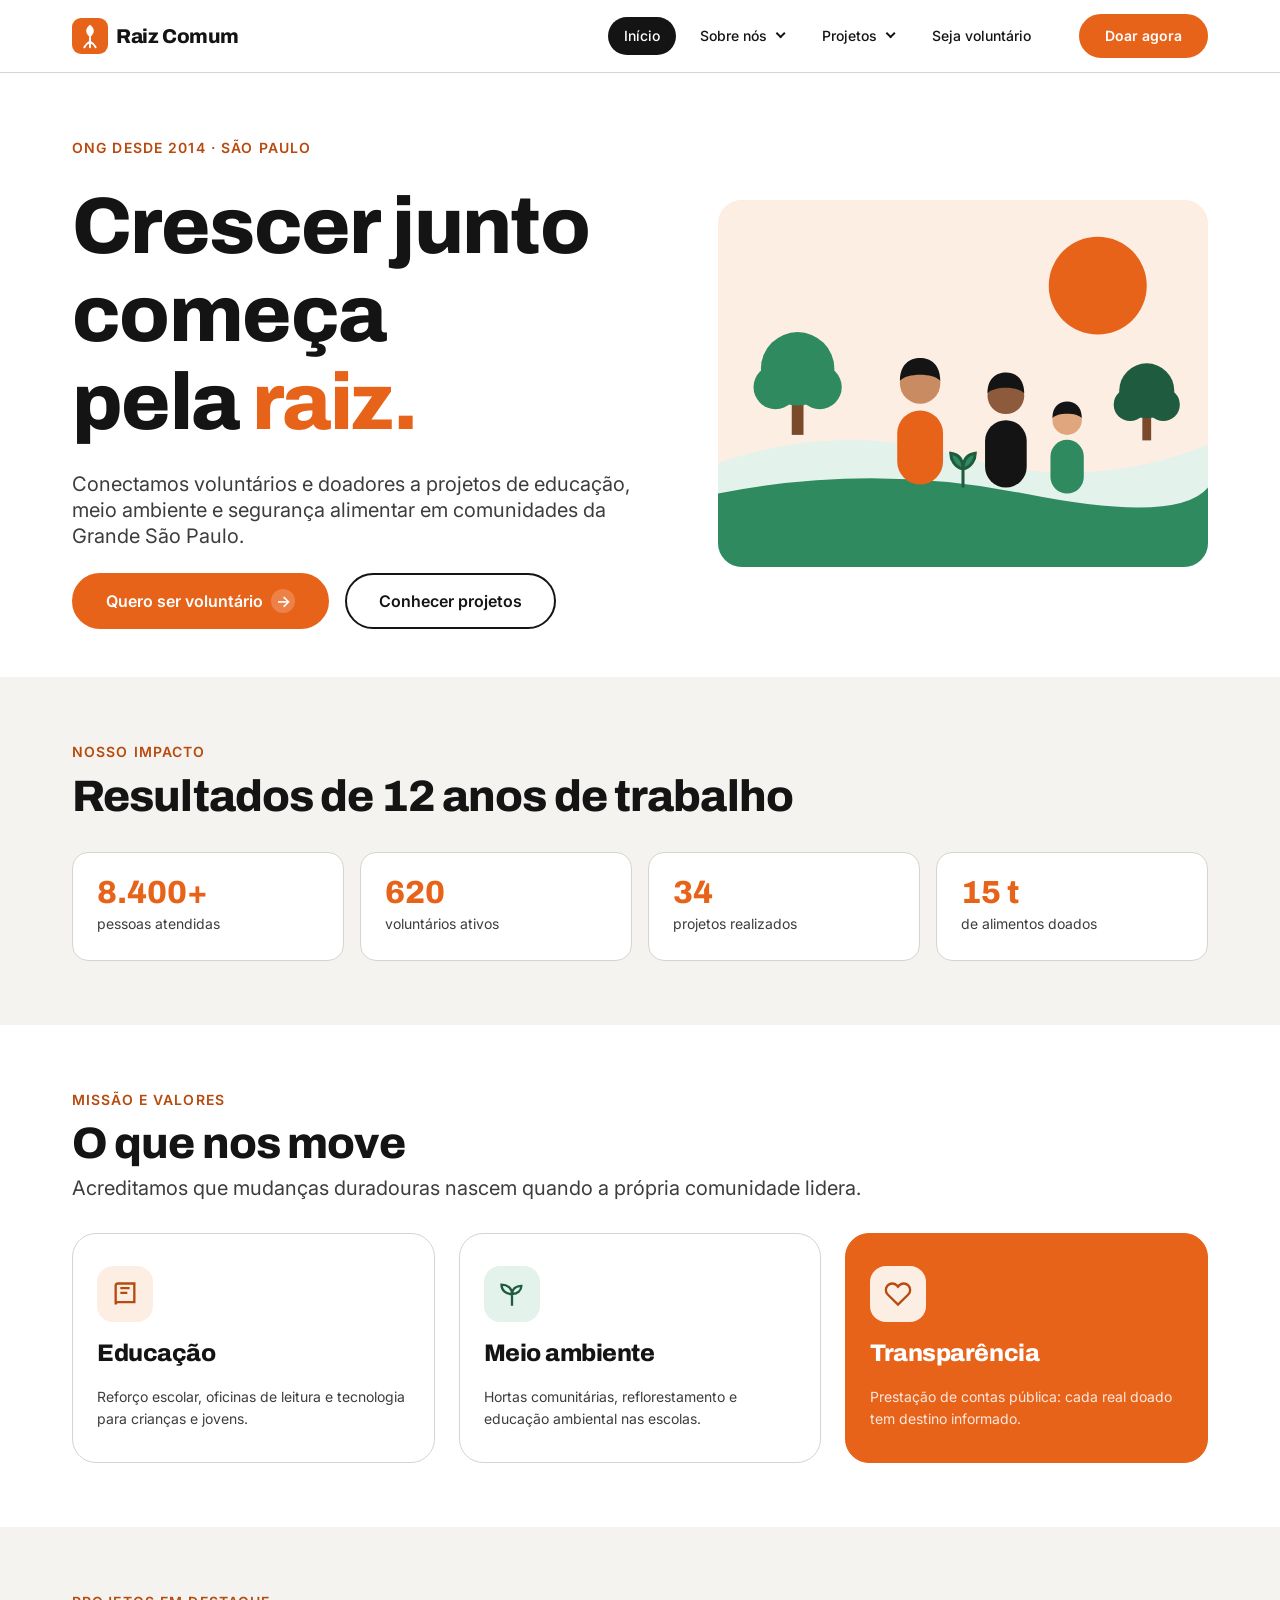
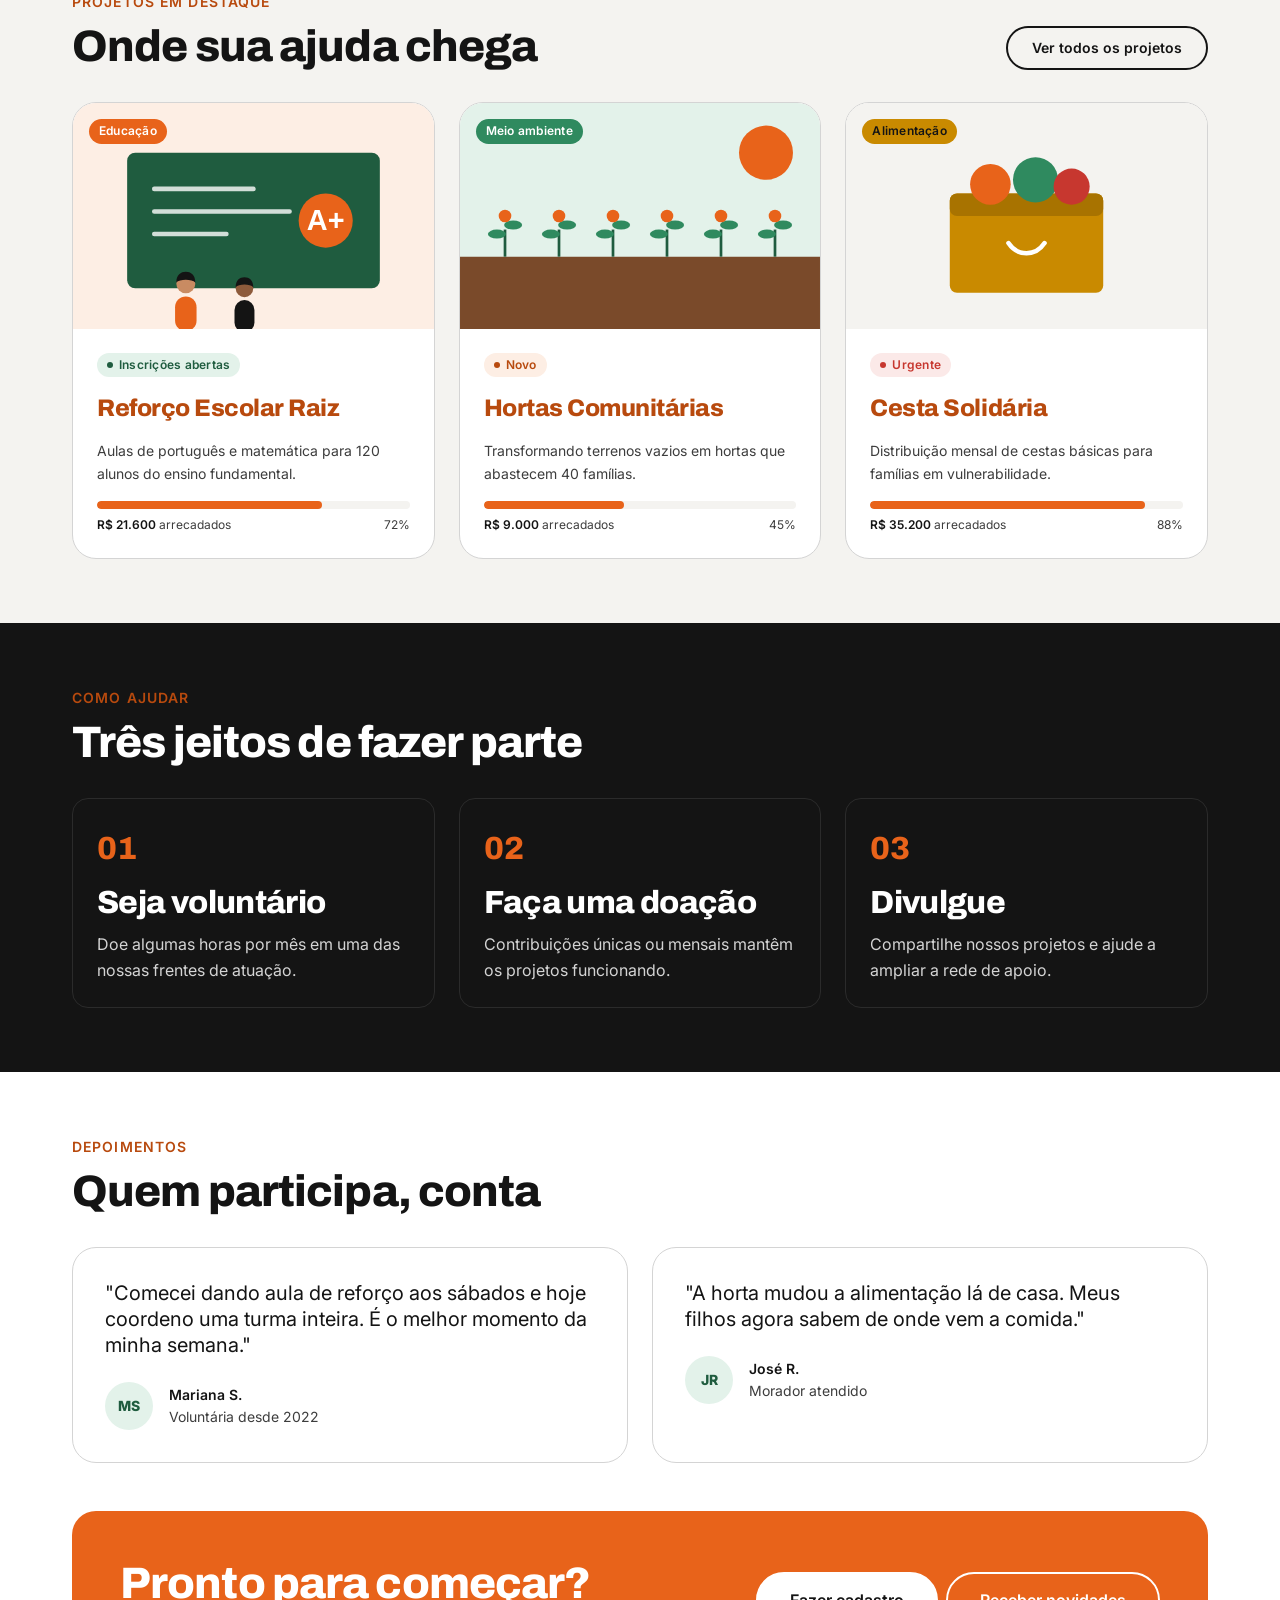
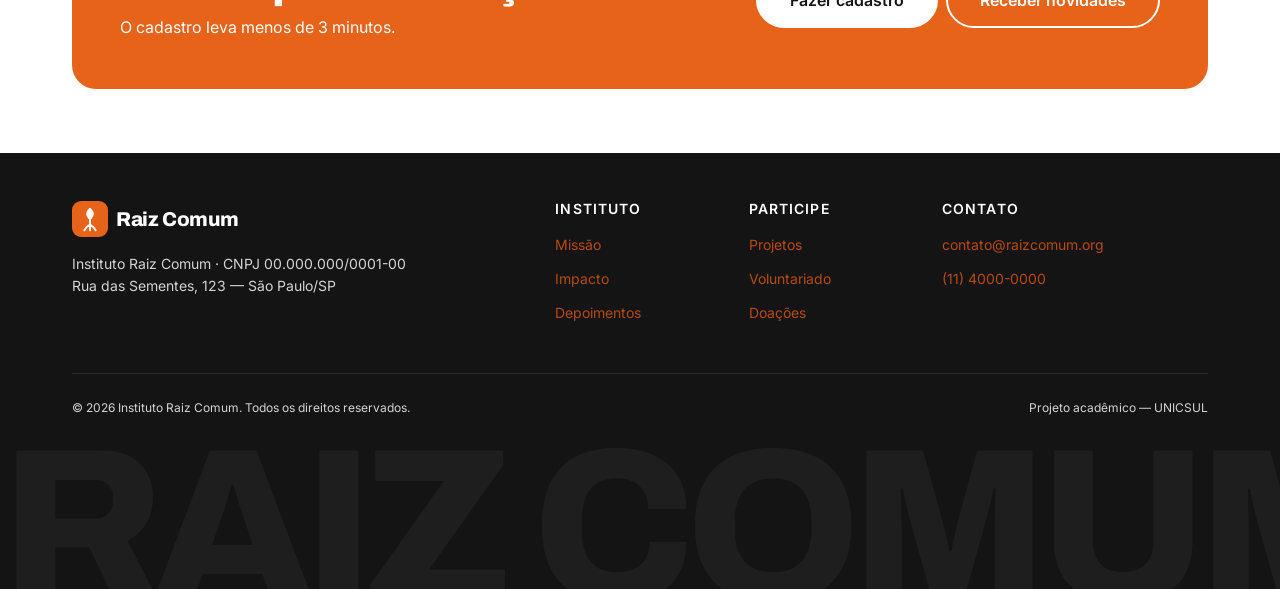
<file: projetoOng/index.html>
<!DOCTYPE html>
<html lang="pt-BR">
<head>
  <meta charset="UTF-8">
  <meta name="viewport" content="width=device-width, initial-scale=1.0">
  <meta name="description" content="Instituto Raiz Comum — ONG que conecta voluntários e doadores a projetos de educação, meio ambiente e segurança alimentar.">
  <title>Instituto Raiz Comum | Início</title>
  <link rel="icon" href="images/logo.svg" type="image/svg+xml">
  <link rel="stylesheet" href="css/main.css">
</head>
<body>
  <a class="skip-link" href="#conteudo">Pular para o conteúdo</a>

  <div class="page">
    <!-- ================= CABEÇALHO ================= -->
    <header class="site-header">
      <div class="container site-header__inner">
        <a href="index.html" class="logo" aria-label="Instituto Raiz Comum — página inicial">
          <img src="images/logo.svg" alt="" width="36" height="36">
          Raiz Comum
        </a>

        <button class="nav-toggle" type="button" aria-expanded="false" aria-controls="menu-principal" aria-label="Abrir menu">
          <span class="nav-toggle__bar"></span>
          <span class="nav-toggle__bar"></span>
          <span class="nav-toggle__bar"></span>
        </button>

        <nav class="main-nav" id="menu-principal" aria-label="Menu principal">
          <ul class="nav-list">
            <li><a class="nav-link" href="index.html" aria-current="page">Início</a></li>
            <li class="has-submenu">
              <button class="nav-link" type="button" aria-expanded="false" aria-controls="sub-sobre">
                Sobre nós <span class="nav-link__chevron" aria-hidden="true"></span>
              </button>
              <ul class="submenu" id="sub-sobre">
                <li><a href="index.html#missao">Missão e valores</a></li>
                <li><a href="index.html#impacto">Nosso impacto</a></li>
                <li><a href="index.html#depoimentos">Depoimentos</a></li>
              </ul>
            </li>
            <li class="has-submenu">
              <button class="nav-link" type="button" aria-expanded="false" aria-controls="sub-projetos">
                Projetos <span class="nav-link__chevron" aria-hidden="true"></span>
              </button>
              <ul class="submenu" id="sub-projetos">
                <li><a href="projetos.html">Todos os projetos</a></li>
                <li><a href="projetos.html#educacao">Educação</a></li>
                <li><a href="projetos.html#meio-ambiente">Meio ambiente</a></li>
                <li><a href="projetos.html#alimentacao">Alimentação</a></li>
                <li><a href="projetos.html#saude">Saúde</a></li>
              </ul>
            </li>
            <li><a class="nav-link" href="cadastro.html">Seja voluntário</a></li>
          </ul>
          <a href="cadastro.html#doacao" class="btn btn--primary main-nav__cta">Doar agora</a>
        </nav>
      </div>
    </header>

    <!-- ================= CONTEÚDO ================= -->
    <main id="conteudo">
      <!-- HERO -->
      <section class="hero" aria-labelledby="titulo-hero">
        <div class="container hero__inner">
          <div class="hero__content">
            <span class="eyebrow">ONG desde 2014 · São Paulo</span>
            <h1 class="hero__title" id="titulo-hero">Crescer junto começa pela <span>raiz.</span></h1>
            <p class="lead">Conectamos voluntários e doadores a projetos de educação, meio ambiente e segurança alimentar em comunidades da Grande São Paulo.</p>
            <div class="hero__actions">
              <a href="cadastro.html" class="btn btn--primary btn--lg">
                Quero ser voluntário <span class="btn__arrow" aria-hidden="true">→</span>
              </a>
              <a href="projetos.html" class="btn btn--outline btn--lg">Conhecer projetos</a>
            </div>
          </div>
          <figure class="hero__media">
            <img src="images/hero-comunidade.svg" alt="Ilustração de pessoas da comunidade plantando juntas" width="800" height="600">
          </figure>
        </div>
      </section>

      <!-- IMPACTO -->
      <section class="section section--surface" id="impacto" aria-labelledby="titulo-impacto">
        <div class="container">
          <div class="section__header">
            <span class="eyebrow">Nosso impacto</span>
            <h2 id="titulo-impacto">Resultados de 12 anos de trabalho</h2>
          </div>
          <div class="stats">
            <div class="stat"><span class="stat__value">8.400+</span><span class="stat__label">pessoas atendidas</span></div>
            <div class="stat"><span class="stat__value">620</span><span class="stat__label">voluntários ativos</span></div>
            <div class="stat"><span class="stat__value">34</span><span class="stat__label">projetos realizados</span></div>
            <div class="stat"><span class="stat__value">15 t</span><span class="stat__label">de alimentos doados</span></div>
          </div>
        </div>
      </section>

      <!-- MISSÃO (cards de ícone no grid de 12 colunas) -->
      <section class="section" id="missao" aria-labelledby="titulo-missao">
        <div class="container">
          <div class="section__header">
            <span class="eyebrow">Missão e valores</span>
            <h2 id="titulo-missao">O que nos move</h2>
            <p class="lead">Acreditamos que mudanças duradouras nascem quando a própria comunidade lidera.</p>
          </div>
          <div class="grid">
            <article class="card card--icon col-12 col-md-6 col-lg-4">
              <div class="card__body">
                <div class="card__icon" aria-hidden="true">
                  <svg viewBox="0 0 24 24" fill="none" stroke="currentColor" stroke-width="2"><path d="M4 19.5V5a2 2 0 0 1 2-2h14v16H6a2 2 0 0 0-2 2zM8 7h8M8 11h6"/></svg>
                </div>
                <h3 class="card__title">Educação</h3>
                <p class="card__text">Reforço escolar, oficinas de leitura e tecnologia para crianças e jovens.</p>
              </div>
            </article>
            <article class="card card--icon col-12 col-md-6 col-lg-4">
              <div class="card__body">
                <div class="card__icon card__icon--green" aria-hidden="true">
                  <svg viewBox="0 0 24 24" fill="none" stroke="currentColor" stroke-width="2"><path d="M12 22V12M12 12C12 7 8 4 3 4c0 5 4 8 9 8zM12 12c0-4 3-7 8-7 0 4-3 7-8 7z"/></svg>
                </div>
                <h3 class="card__title">Meio ambiente</h3>
                <p class="card__text">Hortas comunitárias, reflorestamento e educação ambiental nas escolas.</p>
              </div>
            </article>
            <article class="card card--icon card--featured col-12 col-md-12 col-lg-4">
              <div class="card__body">
                <div class="card__icon" aria-hidden="true">
                  <svg viewBox="0 0 24 24" fill="none" stroke="currentColor" stroke-width="2"><path d="M20.8 4.6a5.5 5.5 0 0 0-7.8 0L12 5.7l-1-1.1a5.5 5.5 0 1 0-7.8 7.8L12 21l8.8-8.6a5.5 5.5 0 0 0 0-7.8z"/></svg>
                </div>
                <h3 class="card__title">Transparência</h3>
                <p class="card__text">Prestação de contas pública: cada real doado tem destino informado.</p>
              </div>
            </article>
          </div>
        </div>
      </section>

      <!-- PROJETOS EM DESTAQUE -->
      <section class="section section--surface" aria-labelledby="titulo-destaques">
        <div class="container">
          <div class="section__header section__header--split">
            <div class="flex-col gap-1">
              <span class="eyebrow">Projetos em destaque</span>
              <h2 id="titulo-destaques">Onde sua ajuda chega</h2>
            </div>
            <a href="projetos.html" class="btn btn--outline">Ver todos os projetos</a>
          </div>

          <div class="grid">
            <article class="card card--link col-12 col-md-6 col-lg-4">
              <div class="card__media">
                <img src="images/projeto-reforco.svg" alt="Ilustração de quadro-negro e estudantes" loading="lazy" width="800" height="500">
                <span class="badge badge--educacao">Educação</span>
              </div>
              <div class="card__body">
                <span class="badge badge--status badge--ativo">Inscrições abertas</span>
                <h3 class="card__title"><a href="projetos.html#educacao">Reforço Escolar Raiz</a></h3>
                <p class="card__text">Aulas de português e matemática para 120 alunos do ensino fundamental.</p>
                <div class="progress">
                  <div class="progress__bar" role="progressbar" aria-valuenow="72" aria-valuemin="0" aria-valuemax="100" aria-label="Meta de arrecadação"><div class="progress__fill" style="width:72%"></div></div>
                  <div class="progress__info"><span><strong>R$ 21.600</strong> arrecadados</span><span>72%</span></div>
                </div>
              </div>
            </article>

            <article class="card card--link col-12 col-md-6 col-lg-4">
              <div class="card__media">
                <img src="images/projeto-horta.svg" alt="Ilustração de horta com mudas" loading="lazy" width="800" height="500">
                <span class="badge badge--meio-ambiente">Meio ambiente</span>
              </div>
              <div class="card__body">
                <span class="badge badge--status badge--novo">Novo</span>
                <h3 class="card__title"><a href="projetos.html#meio-ambiente">Hortas Comunitárias</a></h3>
                <p class="card__text">Transformando terrenos vazios em hortas que abastecem 40 famílias.</p>
                <div class="progress">
                  <div class="progress__bar" role="progressbar" aria-valuenow="45" aria-valuemin="0" aria-valuemax="100" aria-label="Meta de arrecadação"><div class="progress__fill" style="width:45%"></div></div>
                  <div class="progress__info"><span><strong>R$ 9.000</strong> arrecadados</span><span>45%</span></div>
                </div>
              </div>
            </article>

            <article class="card card--link col-12 col-md-12 col-lg-4">
              <div class="card__media">
                <img src="images/projeto-alimentos.svg" alt="Ilustração de cesta de alimentos" loading="lazy" width="800" height="500">
                <span class="badge badge--alimentacao">Alimentação</span>
              </div>
              <div class="card__body">
                <span class="badge badge--status badge--urgente">Urgente</span>
                <h3 class="card__title"><a href="projetos.html#alimentacao">Cesta Solidária</a></h3>
                <p class="card__text">Distribuição mensal de cestas básicas para famílias em vulnerabilidade.</p>
                <div class="progress">
                  <div class="progress__bar" role="progressbar" aria-valuenow="88" aria-valuemin="0" aria-valuemax="100" aria-label="Meta de arrecadação"><div class="progress__fill" style="width:88%"></div></div>
                  <div class="progress__info"><span><strong>R$ 35.200</strong> arrecadados</span><span>88%</span></div>
                </div>
              </div>
            </article>
          </div>
        </div>
      </section>

      <!-- COMO AJUDAR (seção escura) -->
      <section class="section section--dark" aria-labelledby="titulo-ajudar">
        <div class="container">
          <div class="section__header">
            <span class="eyebrow">Como ajudar</span>
            <h2 id="titulo-ajudar">Três jeitos de fazer parte</h2>
          </div>
          <ol class="steps" role="list">
            <li class="step">
              <h3>Seja voluntário</h3>
              <p class="text-muted">Doe algumas horas por mês em uma das nossas frentes de atuação.</p>
            </li>
            <li class="step">
              <h3>Faça uma doação</h3>
              <p class="text-muted">Contribuições únicas ou mensais mantêm os projetos funcionando.</p>
            </li>
            <li class="step">
              <h3>Divulgue</h3>
              <p class="text-muted">Compartilhe nossos projetos e ajude a ampliar a rede de apoio.</p>
            </li>
          </ol>
        </div>
      </section>

      <!-- DEPOIMENTOS -->
      <section class="section" id="depoimentos" aria-labelledby="titulo-depoimentos">
        <div class="container">
          <div class="section__header">
            <span class="eyebrow">Depoimentos</span>
            <h2 id="titulo-depoimentos">Quem participa, conta</h2>
          </div>
          <div class="grid">
            <figure class="testimonial col-12 col-lg-6">
              <blockquote>"Comecei dando aula de reforço aos sábados e hoje coordeno uma turma inteira. É o melhor momento da minha semana."</blockquote>
              <figcaption><span class="avatar" aria-hidden="true">MS</span><span><strong>Mariana S.</strong><br><span class="text-muted">Voluntária desde 2022</span></span></figcaption>
            </figure>
            <figure class="testimonial col-12 col-lg-6">
              <blockquote>"A horta mudou a alimentação lá de casa. Meus filhos agora sabem de onde vem a comida."</blockquote>
              <figcaption><span class="avatar" aria-hidden="true">JR</span><span><strong>José R.</strong><br><span class="text-muted">Morador atendido</span></span></figcaption>
            </figure>
          </div>

          <div class="cta-band mt-6">
            <div class="flex-col gap-1">
              <h2>Pronto para começar?</h2>
              <p>O cadastro leva menos de 3 minutos.</p>
            </div>
            <div class="btn-group">
              <a href="cadastro.html" class="btn btn--light btn--lg">Fazer cadastro</a>
              <button type="button" class="btn btn--outline-light btn--lg" data-modal-open="modal-newsletter">Receber novidades</button>
            </div>
          </div>
        </div>
      </section>
    </main>

    <!-- ================= RODAPÉ ================= -->
    <footer class="site-footer">
      <div class="container">
        <div class="grid site-footer__grid">
          <div class="col-12 col-lg-5">
            <a href="index.html" class="logo"><img src="images/logo.svg" alt="" width="36" height="36"> Raiz Comum</a>
            <p class="text-sm">Instituto Raiz Comum · CNPJ 00.000.000/0001-00<br>Rua das Sementes, 123 — São Paulo/SP</p>
          </div>
          <nav class="col-6 col-md-4 col-lg-2" aria-label="Institucional">
            <h2>Instituto</h2>
            <ul class="footer-links">
              <li><a href="index.html#missao">Missão</a></li>
              <li><a href="index.html#impacto">Impacto</a></li>
              <li><a href="index.html#depoimentos">Depoimentos</a></li>
            </ul>
          </nav>
          <nav class="col-6 col-md-4 col-lg-2" aria-label="Participe">
            <h2>Participe</h2>
            <ul class="footer-links">
              <li><a href="projetos.html">Projetos</a></li>
              <li><a href="cadastro.html">Voluntariado</a></li>
              <li><a href="cadastro.html#doacao">Doações</a></li>
            </ul>
          </nav>
          <div class="col-12 col-md-4 col-lg-3">
            <h2>Contato</h2>
            <ul class="footer-links">
              <li><a href="mailto:contato@raizcomum.org">contato@raizcomum.org</a></li>
              <li><a href="tel:+551140000000">(11) 4000-0000</a></li>
            </ul>
          </div>
        </div>
        <div class="footer-bottom">
          <span>© <span data-year>2026</span> Instituto Raiz Comum. Todos os direitos reservados.</span>
          <span>Projeto acadêmico — UNICSUL</span>
        </div>
      </div>
      <div class="wordmark" aria-hidden="true">RAIZ COMUM</div>
    </footer>
  </div>

  <!-- MODAL: newsletter -->
  <dialog class="modal" id="modal-newsletter" aria-labelledby="titulo-newsletter">
    <form method="dialog">
      <div class="modal__header">
        <h2 id="titulo-newsletter">Receba nossas novidades</h2>
        <button class="modal__close" type="button" data-modal-close aria-label="Fechar">&times;</button>
      </div>
      <div class="modal__body">
        <p>Um e-mail por mês com resultados dos projetos e oportunidades de voluntariado.</p>
        <div class="field">
          <label class="field__label" for="news-email">E-mail</label>
          <input class="input" type="email" id="news-email" placeholder="voce@email.com">
        </div>
      </div>
      <div class="modal__footer">
        <button class="btn btn--ghost" type="button" data-modal-close>Cancelar</button>
        <button class="btn btn--primary" type="submit" data-toast="Inscrição na newsletter confirmada!" data-toast-type="success">Inscrever</button>
      </div>
    </form>
  </dialog>

  <script src="js/main.js"></script>
</body>
</html>
</file>
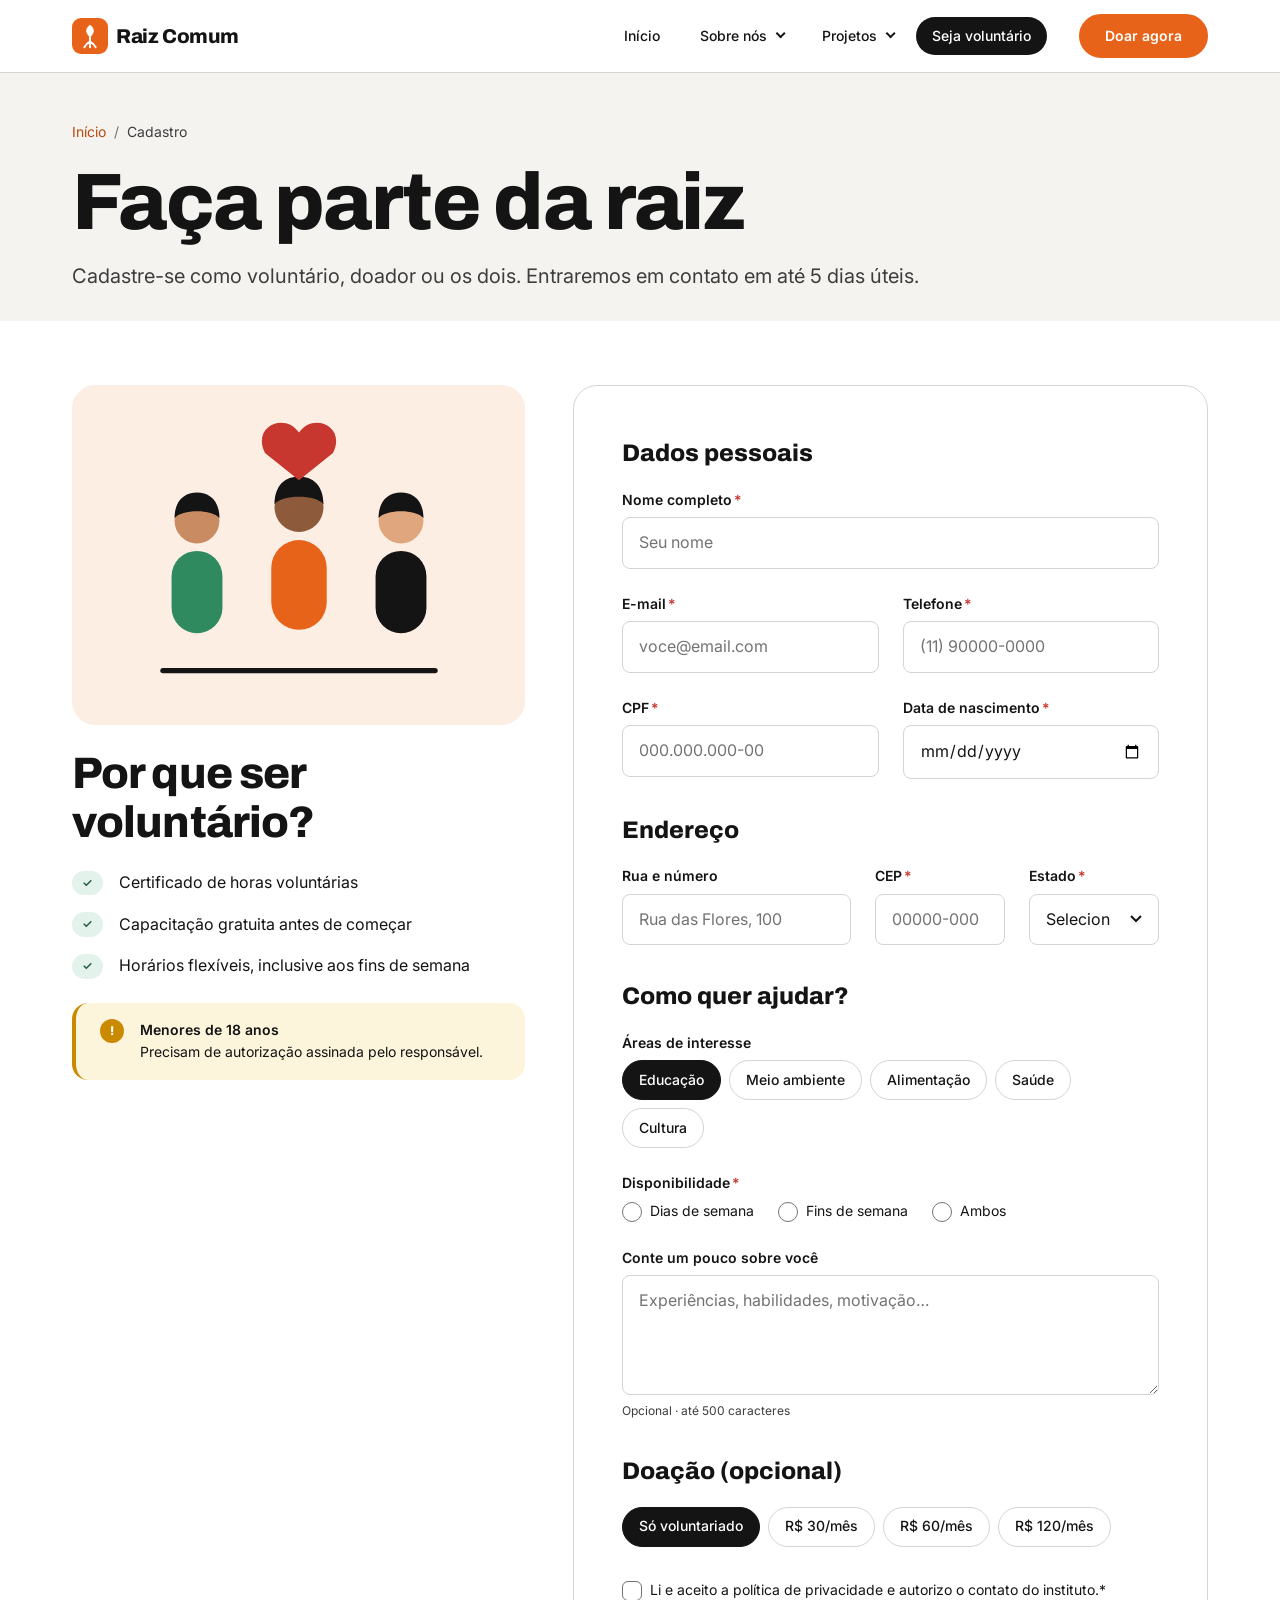
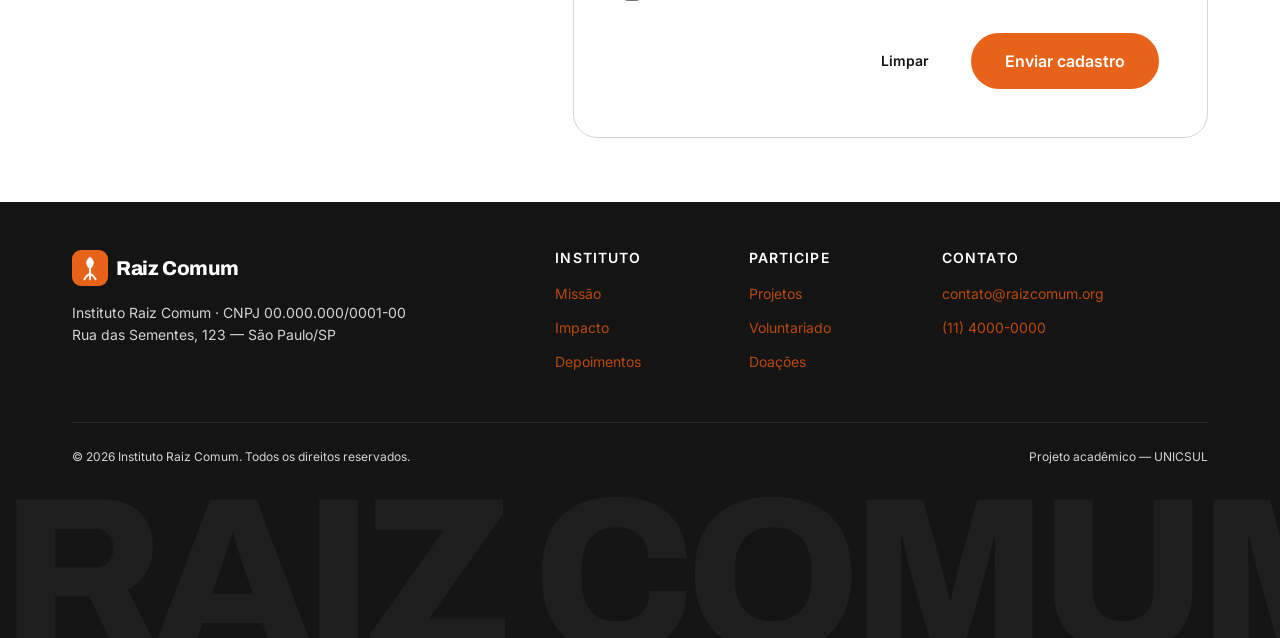
<file: projetoOng/cadastro.html>
<!DOCTYPE html>
<html lang="pt-BR">
<head>
  <meta charset="UTF-8">
  <meta name="viewport" content="width=device-width, initial-scale=1.0">
  <meta name="description" content="Cadastre-se como voluntário ou doador do Instituto Raiz Comum.">
  <title>Cadastro | Instituto Raiz Comum</title>
  <link rel="icon" href="images/logo.svg" type="image/svg+xml">
  <link rel="stylesheet" href="css/main.css">
</head>
<body>
  <a class="skip-link" href="#conteudo">Pular para o conteúdo</a>

  <div class="page">
    <!-- ================= CABEÇALHO ================= -->
    <header class="site-header">
      <div class="container site-header__inner">
        <a href="index.html" class="logo" aria-label="Instituto Raiz Comum — página inicial">
          <img src="images/logo.svg" alt="" width="36" height="36">
          Raiz Comum
        </a>

        <button class="nav-toggle" type="button" aria-expanded="false" aria-controls="menu-principal" aria-label="Abrir menu">
          <span class="nav-toggle__bar"></span>
          <span class="nav-toggle__bar"></span>
          <span class="nav-toggle__bar"></span>
        </button>

        <nav class="main-nav" id="menu-principal" aria-label="Menu principal">
          <ul class="nav-list">
            <li><a class="nav-link" href="index.html">Início</a></li>
            <li class="has-submenu">
              <button class="nav-link" type="button" aria-expanded="false" aria-controls="sub-sobre">
                Sobre nós <span class="nav-link__chevron" aria-hidden="true"></span>
              </button>
              <ul class="submenu" id="sub-sobre">
                <li><a href="index.html#missao">Missão e valores</a></li>
                <li><a href="index.html#impacto">Nosso impacto</a></li>
                <li><a href="index.html#depoimentos">Depoimentos</a></li>
              </ul>
            </li>
            <li class="has-submenu">
              <button class="nav-link" type="button" aria-expanded="false" aria-controls="sub-projetos">
                Projetos <span class="nav-link__chevron" aria-hidden="true"></span>
              </button>
              <ul class="submenu" id="sub-projetos">
                <li><a href="projetos.html">Todos os projetos</a></li>
                <li><a href="projetos.html#educacao">Educação</a></li>
                <li><a href="projetos.html#meio-ambiente">Meio ambiente</a></li>
                <li><a href="projetos.html#alimentacao">Alimentação</a></li>
                <li><a href="projetos.html#saude">Saúde</a></li>
              </ul>
            </li>
            <li><a class="nav-link" href="cadastro.html" aria-current="page">Seja voluntário</a></li>
          </ul>
          <a href="cadastro.html#doacao" class="btn btn--primary main-nav__cta">Doar agora</a>
        </nav>
      </div>
    </header>

    <main id="conteudo">
      <section class="page-hero" aria-labelledby="titulo-cadastro">
        <div class="container">
          <nav class="breadcrumb" aria-label="Você está em">
            <ol role="list">
              <li><a href="index.html">Início</a></li>
              <li aria-current="page">Cadastro</li>
            </ol>
          </nav>
          <h1 id="titulo-cadastro">Faça parte da raiz</h1>
          <p class="lead">Cadastre-se como voluntário, doador ou os dois. Entraremos em contato em até 5 dias úteis.</p>
        </div>
      </section>

      <section class="section">
        <div class="container layout-form">
          <!-- Coluna informativa -->
          <aside class="flex-col gap-3">
            <figure class="hero__media">
              <img src="images/voluntarios.svg" alt="Ilustração de três voluntários lado a lado" width="800" height="500">
            </figure>
            <h2>Por que ser voluntário?</h2>
            <ul class="flex-col gap-2" role="list">
              <li class="flex gap-2 items-center"><span class="badge badge--ativo">✓</span> Certificado de horas voluntárias</li>
              <li class="flex gap-2 items-center"><span class="badge badge--ativo">✓</span> Capacitação gratuita antes de começar</li>
              <li class="flex gap-2 items-center"><span class="badge badge--ativo">✓</span> Horários flexíveis, inclusive aos fins de semana</li>
            </ul>
            <div class="alert alert--warning" role="note">
              <span class="alert__icon" aria-hidden="true">!</span>
              <div class="alert__content">
                <strong class="alert__title">Menores de 18 anos</strong>
                Precisam de autorização assinada pelo responsável.
              </div>
            </div>
          </aside>

          <!-- Formulário -->
          <div class="form-card">
            <form class="form" id="form-cadastro" novalidate>
              <div class="alert alert--error" id="form-alert" role="alert" hidden>
                <span class="alert__icon" aria-hidden="true">!</span>
                <div class="alert__content">
                  <strong class="alert__title"></strong>
                  <span class="alert__text"></span>
                </div>
              </div>

              <fieldset class="fieldset">
                <legend>Dados pessoais</legend>
                <div class="field">
                  <label class="field__label" for="nome">Nome completo<span class="required" aria-hidden="true">*</span></label>
                  <input class="input" type="text" id="nome" name="nome" autocomplete="name" required minlength="3" placeholder="Seu nome">
                  <span class="field__error">Informe seu nome completo (mínimo 3 letras).</span>
                </div>
                <div class="form-row">
                  <div class="field">
                    <label class="field__label" for="email">E-mail<span class="required" aria-hidden="true">*</span></label>
                    <input class="input" type="email" id="email" name="email" autocomplete="email" required placeholder="voce@email.com">
                    <span class="field__error">Digite um e-mail válido.</span>
                  </div>
                  <div class="field">
                    <label class="field__label" for="telefone">Telefone<span class="required" aria-hidden="true">*</span></label>
                    <input class="input" type="tel" id="telefone" name="telefone" autocomplete="tel" required pattern="\(\d{2}\) \d{5}-\d{4}" placeholder="(11) 90000-0000">
                    <span class="field__error">Use o formato (11) 90000-0000.</span>
                  </div>
                </div>
                <div class="form-row">
                  <div class="field">
                    <label class="field__label" for="cpf">CPF<span class="required" aria-hidden="true">*</span></label>
                    <input class="input" type="text" id="cpf" name="cpf" inputmode="numeric" required pattern="\d{3}\.\d{3}\.\d{3}-\d{2}" placeholder="000.000.000-00">
                    <span class="field__error">CPF deve ter 11 dígitos.</span>
                  </div>
                  <div class="field">
                    <label class="field__label" for="nascimento">Data de nascimento<span class="required" aria-hidden="true">*</span></label>
                    <input class="input" type="date" id="nascimento" name="nascimento" required>
                    <span class="field__error">Informe sua data de nascimento.</span>
                  </div>
                </div>
              </fieldset>

              <fieldset class="fieldset">
                <legend>Endereço</legend>
                <div class="form-row form-row--3">
                  <div class="field">
                    <label class="field__label" for="endereco">Rua e número</label>
                    <input class="input" type="text" id="endereco" name="endereco" autocomplete="street-address" placeholder="Rua das Flores, 100">
                  </div>
                  <div class="field">
                    <label class="field__label" for="cep">CEP<span class="required" aria-hidden="true">*</span></label>
                    <input class="input" type="text" id="cep" name="cep" inputmode="numeric" required pattern="\d{5}-\d{3}" placeholder="00000-000">
                    <span class="field__error">CEP inválido.</span>
                  </div>
                  <div class="field">
                    <label class="field__label" for="estado">Estado<span class="required" aria-hidden="true">*</span></label>
                    <select class="select" id="estado" name="estado" required>
                      <option value="">Selecione</option>
                      <option>SP</option><option>RJ</option><option>MG</option><option>PR</option><option>Outro</option>
                    </select>
                    <span class="field__error">Escolha um estado.</span>
                  </div>
                </div>
              </fieldset>

              <fieldset class="fieldset">
                <legend>Como quer ajudar?</legend>
                <div class="field">
                  <span class="field__label" id="lbl-areas">Áreas de interesse</span>
                  <div class="chip-group" role="group" aria-labelledby="lbl-areas">
                    <label class="chip"><input type="checkbox" name="areas" value="educacao" checked><span>Educação</span></label>
                    <label class="chip"><input type="checkbox" name="areas" value="meio-ambiente"><span>Meio ambiente</span></label>
                    <label class="chip"><input type="checkbox" name="areas" value="alimentacao"><span>Alimentação</span></label>
                    <label class="chip"><input type="checkbox" name="areas" value="saude"><span>Saúde</span></label>
                    <label class="chip"><input type="checkbox" name="areas" value="cultura"><span>Cultura</span></label>
                  </div>
                </div>

                <div class="field">
                  <span class="field__label" id="lbl-disp">Disponibilidade<span class="required" aria-hidden="true">*</span></span>
                  <div class="flex flex-wrap gap-3" role="radiogroup" aria-labelledby="lbl-disp">
                    <label class="choice"><input type="radio" name="disponibilidade" value="semana" required> Dias de semana</label>
                    <label class="choice"><input type="radio" name="disponibilidade" value="fds"> Fins de semana</label>
                    <label class="choice"><input type="radio" name="disponibilidade" value="ambos"> Ambos</label>
                  </div>
                  <span class="field__error">Escolha uma disponibilidade.</span>
                </div>

                <div class="field">
                  <label class="field__label" for="mensagem">Conte um pouco sobre você</label>
                  <textarea class="textarea" id="mensagem" name="mensagem" maxlength="500" placeholder="Experiências, habilidades, motivação…"></textarea>
                  <span class="field__hint">Opcional · até 500 caracteres</span>
                </div>
              </fieldset>

              <fieldset class="fieldset" id="doacao">
                <legend>Doação (opcional)</legend>
                <div class="chip-group" role="radiogroup" aria-label="Valor da doação mensal">
                  <label class="chip"><input type="radio" name="valor" value="0" checked><span>Só voluntariado</span></label>
                  <label class="chip"><input type="radio" name="valor" value="30"><span>R$ 30/mês</span></label>
                  <label class="chip"><input type="radio" name="valor" value="60"><span>R$ 60/mês</span></label>
                  <label class="chip"><input type="radio" name="valor" value="120"><span>R$ 120/mês</span></label>
                </div>
              </fieldset>

              <div class="field">
                <label class="choice">
                  <input type="checkbox" name="termos" required>
                  <span>Li e aceito a política de privacidade e autorizo o contato do instituto.<span class="required" aria-hidden="true">*</span></span>
                </label>
                <span class="field__error">É preciso aceitar os termos para continuar.</span>
              </div>

              <div class="form__actions">
                <button type="reset" class="btn btn--ghost" data-toast="Formulário limpo.">Limpar</button>
                <button type="submit" class="btn btn--primary btn--lg">Enviar cadastro</button>
              </div>
            </form>
          </div>
        </div>
      </section>
    </main>

    <!-- ================= RODAPÉ ================= -->
    <footer class="site-footer">
      <div class="container">
        <div class="grid site-footer__grid">
          <div class="col-12 col-lg-5">
            <a href="index.html" class="logo"><img src="images/logo.svg" alt="" width="36" height="36"> Raiz Comum</a>
            <p class="text-sm">Instituto Raiz Comum · CNPJ 00.000.000/0001-00<br>Rua das Sementes, 123 — São Paulo/SP</p>
          </div>
          <nav class="col-6 col-md-4 col-lg-2" aria-label="Institucional">
            <h2>Instituto</h2>
            <ul class="footer-links">
              <li><a href="index.html#missao">Missão</a></li>
              <li><a href="index.html#impacto">Impacto</a></li>
              <li><a href="index.html#depoimentos">Depoimentos</a></li>
            </ul>
          </nav>
          <nav class="col-6 col-md-4 col-lg-2" aria-label="Participe">
            <h2>Participe</h2>
            <ul class="footer-links">
              <li><a href="projetos.html">Projetos</a></li>
              <li><a href="cadastro.html">Voluntariado</a></li>
              <li><a href="cadastro.html#doacao">Doações</a></li>
            </ul>
          </nav>
          <div class="col-12 col-md-4 col-lg-3">
            <h2>Contato</h2>
            <ul class="footer-links">
              <li><a href="mailto:contato@raizcomum.org">contato@raizcomum.org</a></li>
              <li><a href="tel:+551140000000">(11) 4000-0000</a></li>
            </ul>
          </div>
        </div>
        <div class="footer-bottom">
          <span>© <span data-year>2026</span> Instituto Raiz Comum. Todos os direitos reservados.</span>
          <span>Projeto acadêmico — UNICSUL</span>
        </div>
      </div>
      <div class="wordmark" aria-hidden="true">RAIZ COMUM</div>
    </footer>
  </div>

  <!-- MODAL: sucesso -->
  <dialog class="modal" id="modal-sucesso" aria-labelledby="titulo-sucesso">
    <div class="modal__header">
      <h2 id="titulo-sucesso">Cadastro enviado! 🌱</h2>
      <button class="modal__close" type="button" data-modal-close aria-label="Fechar">&times;</button>
    </div>
    <div class="modal__body">
      <div class="alert alert--success">
        <span class="alert__icon" aria-hidden="true">✓</span>
        <div class="alert__content">Recebemos seus dados com sucesso.</div>
      </div>
      <p>Nossa equipe vai entrar em contato por e-mail em até 5 dias úteis com os próximos passos.</p>
    </div>
    <div class="modal__footer">
      <a class="btn btn--outline" href="projetos.html">Ver projetos</a>
      <button class="btn btn--primary" type="button" data-modal-close>Fechar</button>
    </div>
  </dialog>

  <script src="js/main.js"></script>
</body>
</html>
</file>
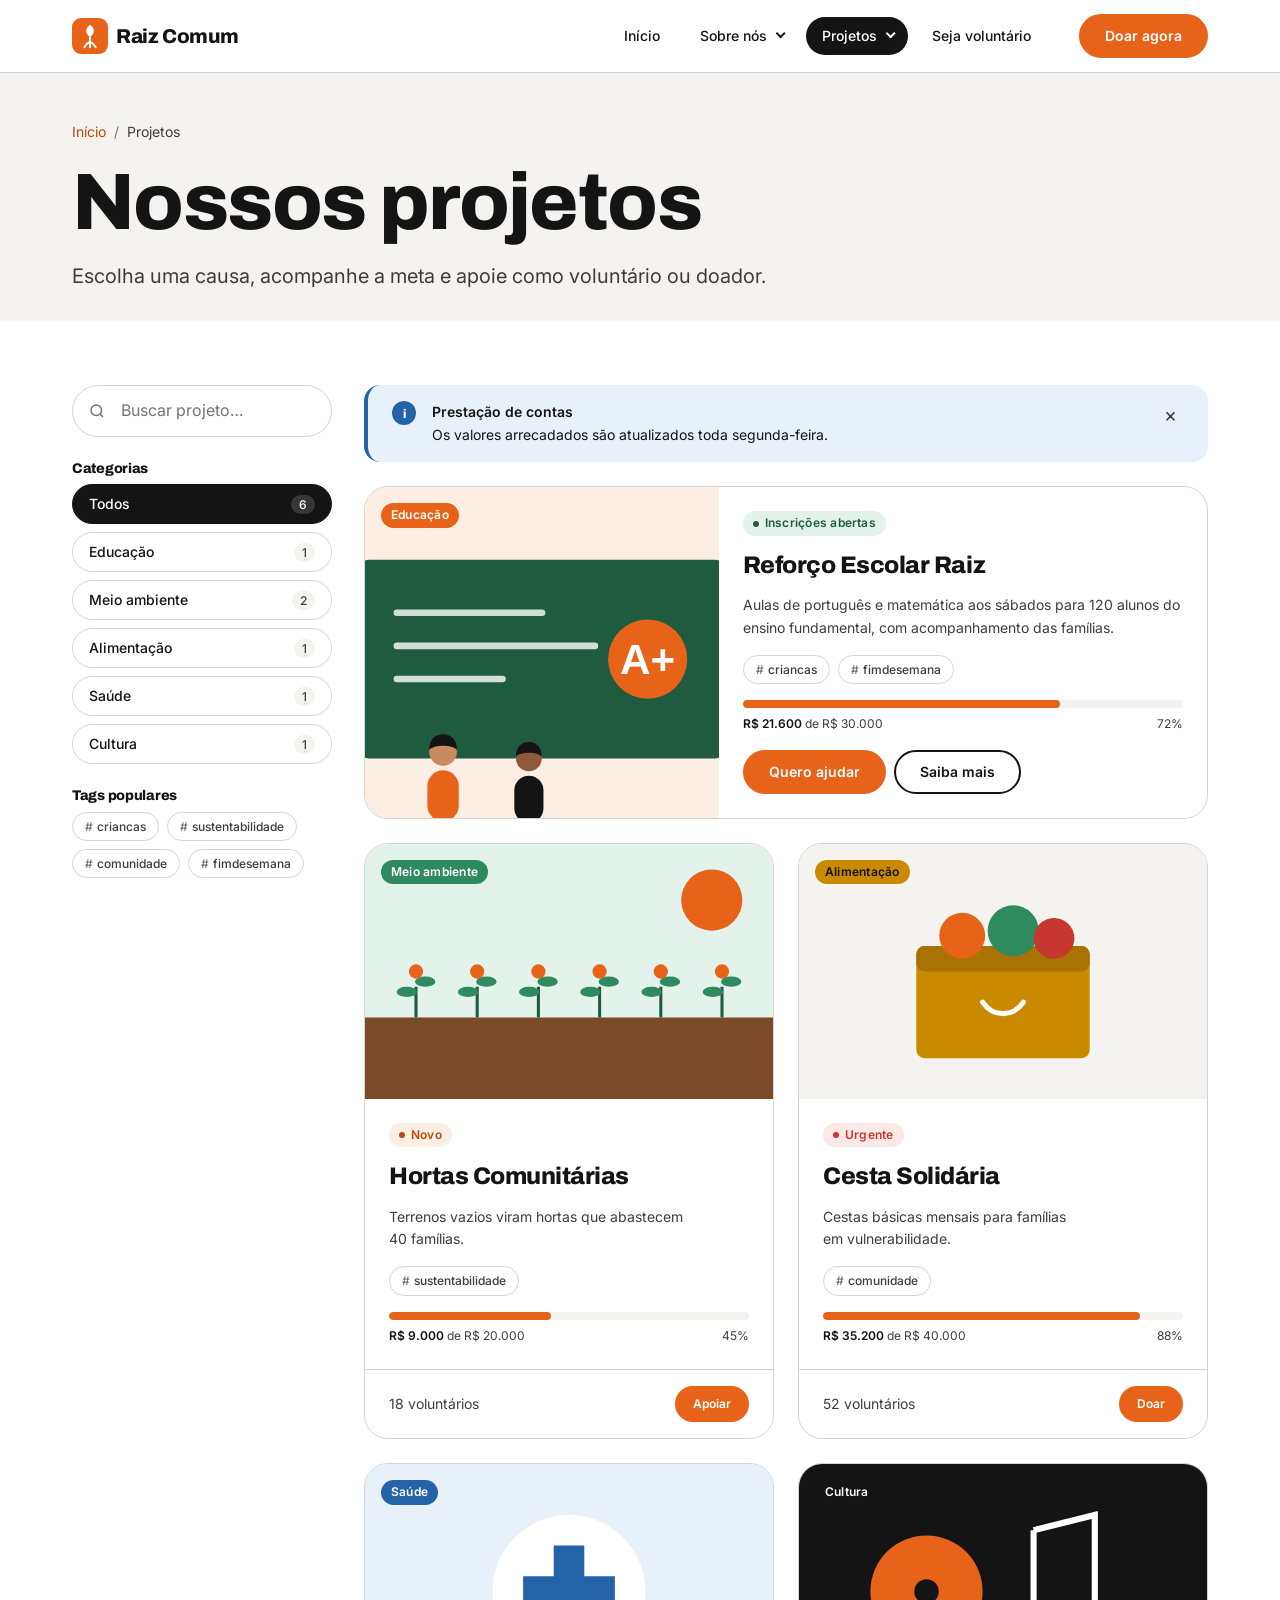
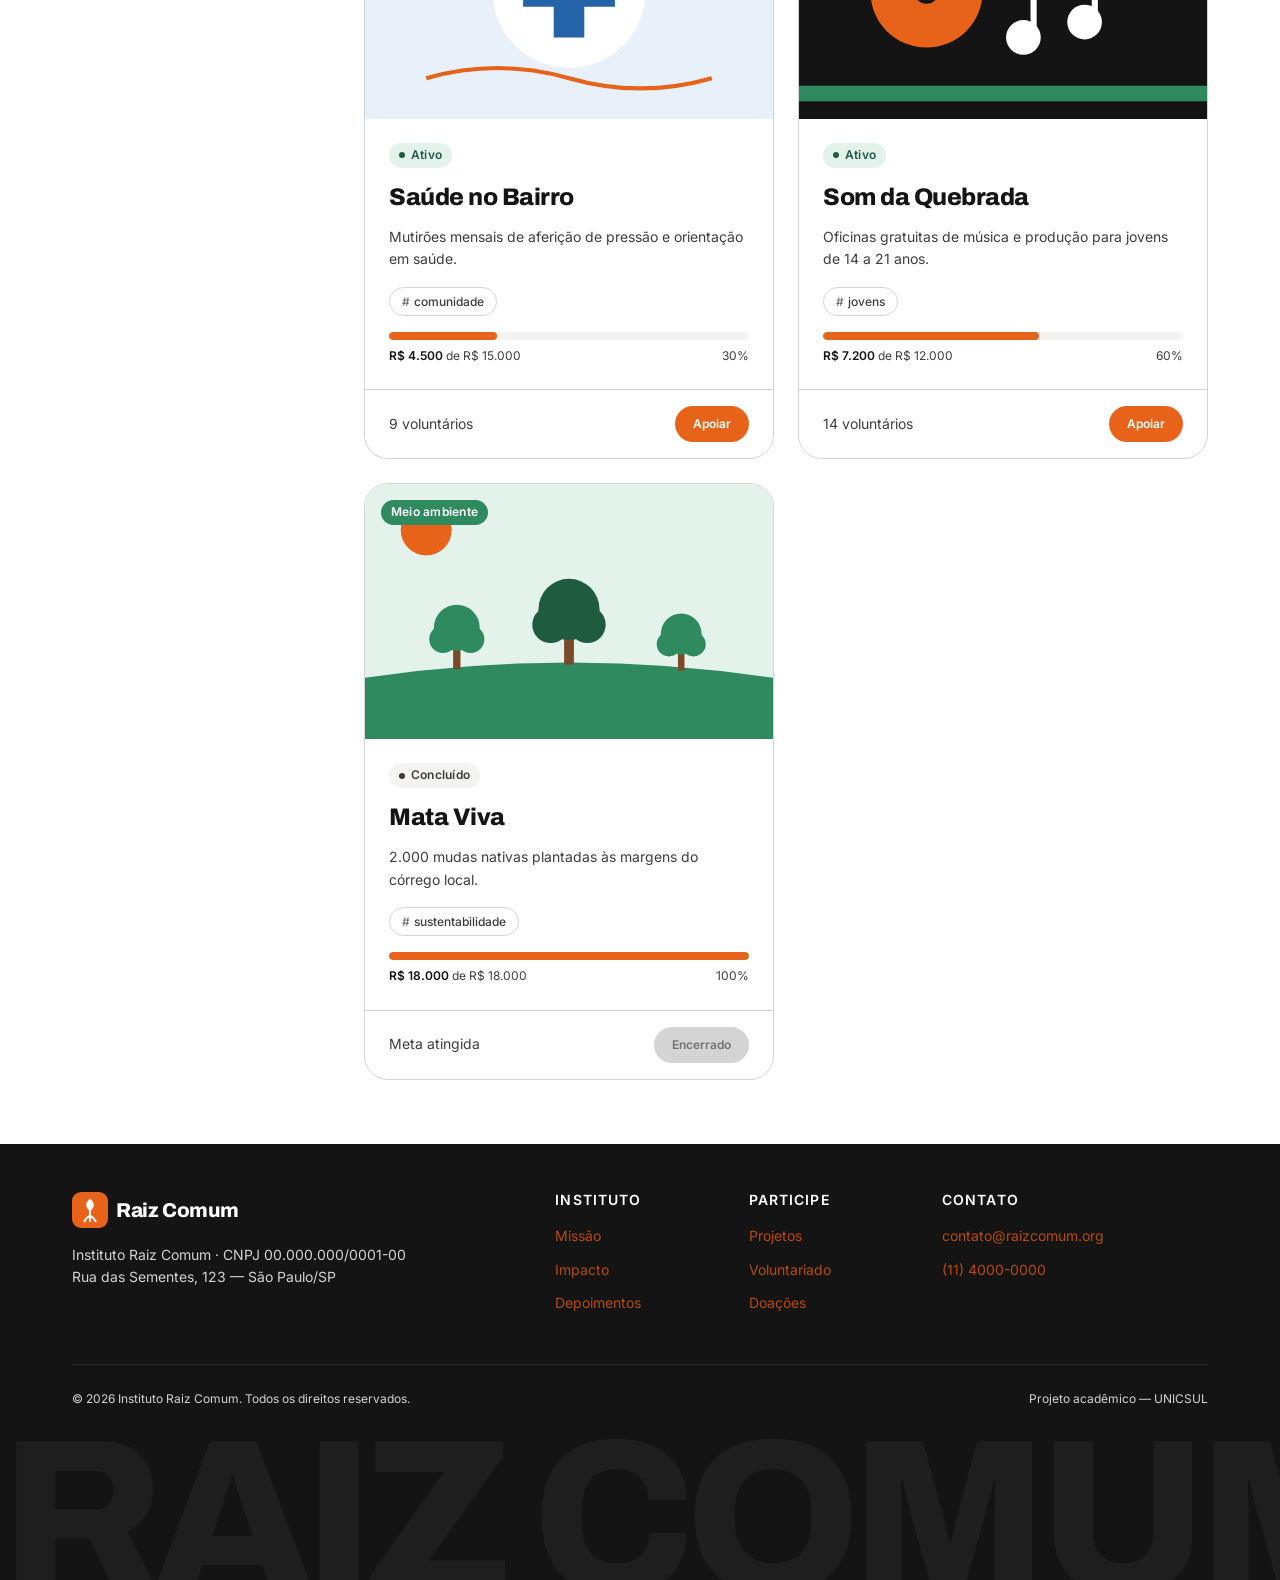
<file: projetoOng/projetos.html>
<!DOCTYPE html>
<html lang="pt-BR">
<head>
  <meta charset="UTF-8">
  <meta name="viewport" content="width=device-width, initial-scale=1.0">
  <meta name="description" content="Conheça os projetos sociais do Instituto Raiz Comum e escolha onde apoiar.">
  <title>Projetos | Instituto Raiz Comum</title>
  <link rel="icon" href="images/logo.svg" type="image/svg+xml">
  <link rel="stylesheet" href="css/main.css">
</head>
<body>
  <a class="skip-link" href="#conteudo">Pular para o conteúdo</a>

  <div class="page">
    <!-- ================= CABEÇALHO ================= -->
    <header class="site-header">
      <div class="container site-header__inner">
        <a href="index.html" class="logo" aria-label="Instituto Raiz Comum — página inicial">
          <img src="images/logo.svg" alt="" width="36" height="36">
          Raiz Comum
        </a>

        <button class="nav-toggle" type="button" aria-expanded="false" aria-controls="menu-principal" aria-label="Abrir menu">
          <span class="nav-toggle__bar"></span>
          <span class="nav-toggle__bar"></span>
          <span class="nav-toggle__bar"></span>
        </button>

        <nav class="main-nav" id="menu-principal" aria-label="Menu principal">
          <ul class="nav-list">
            <li><a class="nav-link" href="index.html">Início</a></li>
            <li class="has-submenu">
              <button class="nav-link" type="button" aria-expanded="false" aria-controls="sub-sobre">
                Sobre nós <span class="nav-link__chevron" aria-hidden="true"></span>
              </button>
              <ul class="submenu" id="sub-sobre">
                <li><a href="index.html#missao">Missão e valores</a></li>
                <li><a href="index.html#impacto">Nosso impacto</a></li>
                <li><a href="index.html#depoimentos">Depoimentos</a></li>
              </ul>
            </li>
            <li class="has-submenu">
              <button class="nav-link is-active" type="button" aria-expanded="false" aria-controls="sub-projetos">
                Projetos <span class="nav-link__chevron" aria-hidden="true"></span>
              </button>
              <ul class="submenu" id="sub-projetos">
                <li><a href="projetos.html" aria-current="page">Todos os projetos</a></li>
                <li><a href="projetos.html#educacao">Educação</a></li>
                <li><a href="projetos.html#meio-ambiente">Meio ambiente</a></li>
                <li><a href="projetos.html#alimentacao">Alimentação</a></li>
                <li><a href="projetos.html#saude">Saúde</a></li>
              </ul>
            </li>
            <li><a class="nav-link" href="cadastro.html">Seja voluntário</a></li>
          </ul>
          <a href="cadastro.html#doacao" class="btn btn--primary main-nav__cta">Doar agora</a>
        </nav>
      </div>
    </header>

    <main id="conteudo">
      <!-- Cabeçalho da página -->
      <section class="page-hero" aria-labelledby="titulo-projetos">
        <div class="container">
          <nav class="breadcrumb" aria-label="Você está em">
            <ol role="list">
              <li><a href="index.html">Início</a></li>
              <li aria-current="page">Projetos</li>
            </ol>
          </nav>
          <h1 id="titulo-projetos">Nossos projetos</h1>
          <p class="lead">Escolha uma causa, acompanhe a meta e apoie como voluntário ou doador.</p>
        </div>
      </section>

      <section class="section">
        <div class="container layout-sidebar">
          <!-- Barra lateral: busca + filtros -->
          <aside class="layout-sidebar__aside flex-col gap-3" aria-label="Filtrar projetos">
            <div class="search">
              <label for="busca-projetos" class="sr-only">Buscar projeto</label>
              <svg viewBox="0 0 24 24" fill="none" stroke="currentColor" stroke-width="2" aria-hidden="true"><circle cx="11" cy="11" r="7"/><path d="M20 20l-3.5-3.5"/></svg>
              <input class="input" type="search" id="busca-projetos" placeholder="Buscar projeto…">
            </div>

            <div class="flex-col gap-1">
              <h2 class="text-sm">Categorias</h2>
              <ul class="filter-list" role="list">
                <li><button class="filter" type="button" data-filter="todos" aria-pressed="true">Todos <span class="filter__count">6</span></button></li>
                <li><button class="filter" type="button" data-filter="educacao" aria-pressed="false">Educação <span class="filter__count">1</span></button></li>
                <li><button class="filter" type="button" data-filter="meio-ambiente" aria-pressed="false">Meio ambiente <span class="filter__count">2</span></button></li>
                <li><button class="filter" type="button" data-filter="alimentacao" aria-pressed="false">Alimentação <span class="filter__count">1</span></button></li>
                <li><button class="filter" type="button" data-filter="saude" aria-pressed="false">Saúde <span class="filter__count">1</span></button></li>
                <li><button class="filter" type="button" data-filter="cultura" aria-pressed="false">Cultura <span class="filter__count">1</span></button></li>
              </ul>
            </div>

            <div class="flex-col gap-1 hide-mobile">
              <h2 class="text-sm">Tags populares</h2>
              <div class="card__tags">
                <span class="tag">criancas</span>
                <span class="tag">sustentabilidade</span>
                <span class="tag">comunidade</span>
                <span class="tag">fimdesemana</span>
              </div>
            </div>
          </aside>

          <!-- Lista de projetos -->
          <div class="flex-col gap-3">
            <div class="alert alert--info" role="note">
              <span class="alert__icon" aria-hidden="true">i</span>
              <div class="alert__content">
                <strong class="alert__title">Prestação de contas</strong>
                Os valores arrecadados são atualizados toda segunda-feira.
              </div>
              <button class="alert__close" type="button" aria-label="Fechar aviso">&times;</button>
            </div>

            <!-- Projeto em destaque: card horizontal -->
            <article class="card card--horizontal" data-category="educacao">
              <div class="card__media">
                <img src="images/projeto-reforco.svg" alt="Ilustração de quadro-negro e estudantes" width="800" height="500">
                <span class="badge badge--educacao">Educação</span>
              </div>
              <div class="card__body">
                <span class="badge badge--status badge--ativo">Inscrições abertas</span>
                <h2 class="card__title">Reforço Escolar Raiz</h2>
                <p class="card__text">Aulas de português e matemática aos sábados para 120 alunos do ensino fundamental, com acompanhamento das famílias.</p>
                <div class="card__tags"><span class="tag">criancas</span><span class="tag">fimdesemana</span></div>
                <div class="progress">
                  <div class="progress__bar" role="progressbar" aria-valuenow="72" aria-valuemin="0" aria-valuemax="100" aria-label="Meta de arrecadação"><div class="progress__fill" style="width:72%"></div></div>
                  <div class="progress__info"><span><strong>R$ 21.600</strong> de R$ 30.000</span><span>72%</span></div>
                </div>
                <div class="btn-group">
                  <a href="cadastro.html" class="btn btn--primary">Quero ajudar</a>
                  <button type="button" class="btn btn--outline" data-modal-open="modal-projeto">Saiba mais</button>
                </div>
              </div>
            </article>

            <div class="grid-auto">
              <article class="card" data-category="meio-ambiente">
                <div class="card__media">
                  <img src="images/projeto-horta.svg" alt="Ilustração de horta com mudas" loading="lazy" width="800" height="500">
                  <span class="badge badge--meio-ambiente">Meio ambiente</span>
                </div>
                <div class="card__body">
                  <span class="badge badge--status badge--novo">Novo</span>
                  <h2 class="card__title">Hortas Comunitárias</h2>
                  <p class="card__text">Terrenos vazios viram hortas que abastecem 40 famílias.</p>
                  <div class="card__tags"><span class="tag">sustentabilidade</span></div>
                  <div class="progress">
                    <div class="progress__bar" role="progressbar" aria-valuenow="45" aria-valuemin="0" aria-valuemax="100" aria-label="Meta de arrecadação"><div class="progress__fill" style="width:45%"></div></div>
                    <div class="progress__info"><span><strong>R$ 9.000</strong> de R$ 20.000</span><span>45%</span></div>
                  </div>
                </div>
                <div class="card__footer">
                  <span class="text-muted">18 voluntários</span>
                  <a href="cadastro.html" class="btn btn--sm btn--primary">Apoiar</a>
                </div>
              </article>

              <article class="card" data-category="alimentacao">
                <div class="card__media">
                  <img src="images/projeto-alimentos.svg" alt="Ilustração de cesta de alimentos" loading="lazy" width="800" height="500">
                  <span class="badge badge--alimentacao">Alimentação</span>
                </div>
                <div class="card__body">
                  <span class="badge badge--status badge--urgente">Urgente</span>
                  <h2 class="card__title">Cesta Solidária</h2>
                  <p class="card__text">Cestas básicas mensais para famílias em vulnerabilidade.</p>
                  <div class="card__tags"><span class="tag">comunidade</span></div>
                  <div class="progress">
                    <div class="progress__bar" role="progressbar" aria-valuenow="88" aria-valuemin="0" aria-valuemax="100" aria-label="Meta de arrecadação"><div class="progress__fill" style="width:88%"></div></div>
                    <div class="progress__info"><span><strong>R$ 35.200</strong> de R$ 40.000</span><span>88%</span></div>
                  </div>
                </div>
                <div class="card__footer">
                  <span class="text-muted">52 voluntários</span>
                  <a href="cadastro.html#doacao" class="btn btn--sm btn--primary">Doar</a>
                </div>
              </article>

              <article class="card" data-category="saude">
                <div class="card__media">
                  <img src="images/projeto-saude.svg" alt="Ilustração de cruz de saúde" loading="lazy" width="800" height="500">
                  <span class="badge badge--saude">Saúde</span>
                </div>
                <div class="card__body">
                  <span class="badge badge--status badge--ativo">Ativo</span>
                  <h2 class="card__title">Saúde no Bairro</h2>
                  <p class="card__text">Mutirões mensais de aferição de pressão e orientação em saúde.</p>
                  <div class="card__tags"><span class="tag">comunidade</span></div>
                  <div class="progress">
                    <div class="progress__bar" role="progressbar" aria-valuenow="30" aria-valuemin="0" aria-valuemax="100" aria-label="Meta de arrecadação"><div class="progress__fill" style="width:30%"></div></div>
                    <div class="progress__info"><span><strong>R$ 4.500</strong> de R$ 15.000</span><span>30%</span></div>
                  </div>
                </div>
                <div class="card__footer">
                  <span class="text-muted">9 voluntários</span>
                  <a href="cadastro.html" class="btn btn--sm btn--primary">Apoiar</a>
                </div>
              </article>

              <article class="card" data-category="cultura">
                <div class="card__media">
                  <img src="images/projeto-cultura.svg" alt="Ilustração de disco e notas musicais" loading="lazy" width="800" height="500">
                  <span class="badge badge--cultura">Cultura</span>
                </div>
                <div class="card__body">
                  <span class="badge badge--status badge--ativo">Ativo</span>
                  <h2 class="card__title">Som da Quebrada</h2>
                  <p class="card__text">Oficinas gratuitas de música e produção para jovens de 14 a 21 anos.</p>
                  <div class="card__tags"><span class="tag">jovens</span></div>
                  <div class="progress">
                    <div class="progress__bar" role="progressbar" aria-valuenow="60" aria-valuemin="0" aria-valuemax="100" aria-label="Meta de arrecadação"><div class="progress__fill" style="width:60%"></div></div>
                    <div class="progress__info"><span><strong>R$ 7.200</strong> de R$ 12.000</span><span>60%</span></div>
                  </div>
                </div>
                <div class="card__footer">
                  <span class="text-muted">14 voluntários</span>
                  <a href="cadastro.html" class="btn btn--sm btn--primary">Apoiar</a>
                </div>
              </article>

              <article class="card" data-category="meio-ambiente">
                <div class="card__media">
                  <img src="images/projeto-reflorestamento.svg" alt="Ilustração de árvores em colina" loading="lazy" width="800" height="500">
                  <span class="badge badge--meio-ambiente">Meio ambiente</span>
                </div>
                <div class="card__body">
                  <span class="badge badge--status badge--concluido">Concluído</span>
                  <h2 class="card__title">Mata Viva</h2>
                  <p class="card__text">2.000 mudas nativas plantadas às margens do córrego local.</p>
                  <div class="card__tags"><span class="tag">sustentabilidade</span></div>
                  <div class="progress">
                    <div class="progress__bar" role="progressbar" aria-valuenow="100" aria-valuemin="0" aria-valuemax="100" aria-label="Meta de arrecadação"><div class="progress__fill" style="width:100%"></div></div>
                    <div class="progress__info"><span><strong>R$ 18.000</strong> de R$ 18.000</span><span>100%</span></div>
                  </div>
                </div>
                <div class="card__footer">
                  <span class="text-muted">Meta atingida</span>
                  <button type="button" class="btn btn--sm" disabled>Encerrado</button>
                </div>
              </article>
            </div>

            <div class="alert alert--warning" id="sem-resultados" role="status" hidden>
              <span class="alert__icon" aria-hidden="true">!</span>
              <div class="alert__content">
                <strong class="alert__title">Nenhum projeto encontrado</strong>
                Tente outra palavra ou selecione "Todos".
              </div>
            </div>
          </div>
        </div>
      </section>
    </main>

    <!-- ================= RODAPÉ ================= -->
    <footer class="site-footer">
      <div class="container">
        <div class="grid site-footer__grid">
          <div class="col-12 col-lg-5">
            <a href="index.html" class="logo"><img src="images/logo.svg" alt="" width="36" height="36"> Raiz Comum</a>
            <p class="text-sm">Instituto Raiz Comum · CNPJ 00.000.000/0001-00<br>Rua das Sementes, 123 — São Paulo/SP</p>
          </div>
          <nav class="col-6 col-md-4 col-lg-2" aria-label="Institucional">
            <h2>Instituto</h2>
            <ul class="footer-links">
              <li><a href="index.html#missao">Missão</a></li>
              <li><a href="index.html#impacto">Impacto</a></li>
              <li><a href="index.html#depoimentos">Depoimentos</a></li>
            </ul>
          </nav>
          <nav class="col-6 col-md-4 col-lg-2" aria-label="Participe">
            <h2>Participe</h2>
            <ul class="footer-links">
              <li><a href="projetos.html">Projetos</a></li>
              <li><a href="cadastro.html">Voluntariado</a></li>
              <li><a href="cadastro.html#doacao">Doações</a></li>
            </ul>
          </nav>
          <div class="col-12 col-md-4 col-lg-3">
            <h2>Contato</h2>
            <ul class="footer-links">
              <li><a href="mailto:contato@raizcomum.org">contato@raizcomum.org</a></li>
              <li><a href="tel:+551140000000">(11) 4000-0000</a></li>
            </ul>
          </div>
        </div>
        <div class="footer-bottom">
          <span>© <span data-year>2026</span> Instituto Raiz Comum. Todos os direitos reservados.</span>
          <span>Projeto acadêmico — UNICSUL</span>
        </div>
      </div>
      <div class="wordmark" aria-hidden="true">RAIZ COMUM</div>
    </footer>
  </div>

  <!-- MODAL: detalhes do projeto -->
  <dialog class="modal" id="modal-projeto" aria-labelledby="titulo-modal-projeto">
    <div class="modal__header">
      <h2 id="titulo-modal-projeto">Reforço Escolar Raiz</h2>
      <button class="modal__close" type="button" data-modal-close aria-label="Fechar">&times;</button>
    </div>
    <div class="modal__body">
      <div class="card__tags"><span class="badge badge--educacao">Educação</span><span class="badge badge--status badge--ativo">Inscrições abertas</span></div>
      <p>Encontros aos sábados, das 9h às 12h, na sede do instituto. Precisamos de voluntários com ensino médio completo para apoiar turmas de até 12 alunos.</p>
      <p><strong>Compromisso:</strong> 2 sábados por mês, por no mínimo 6 meses.</p>
    </div>
    <div class="modal__footer">
      <button class="btn btn--ghost" type="button" data-modal-close>Fechar</button>
      <a class="btn btn--primary" href="cadastro.html">Quero participar</a>
    </div>
  </dialog>

  <script src="js/main.js"></script>
</body>
</html>
</file>
<file: projetoOng/css/main.css>
/* ==========================================================================
   MAIN.CSS — ponto de entrada único do CSS
   A ordem importa: base → layout → componentes → utilitários
   ========================================================================== */

@import url("https://fonts.googleapis.com/css2?family=Archivo:wght@600;800&family=Inter:wght@400;500;600&display=swap");

/* 1. Base: design system, reset e tipografia */
@import url("base/variables.css");
@import url("base/reset.css");
@import url("base/typography.css");

/* 2. Layout: grid de 12 colunas, estrutura geral, cabeçalho e rodapé */
@import url("layout/grid.css");
@import url("layout/layout.css");
@import url("layout/header.css");
@import url("layout/footer.css");

/* 3. Componentes de interface */
@import url("components/buttons.css");
@import url("components/cards.css");
@import url("components/badges.css");
@import url("components/forms.css");
@import url("components/feedback.css");

/* 4. Utilitários (por último, para poder sobrescrever) */
@import url("utilities.css");
</file>
